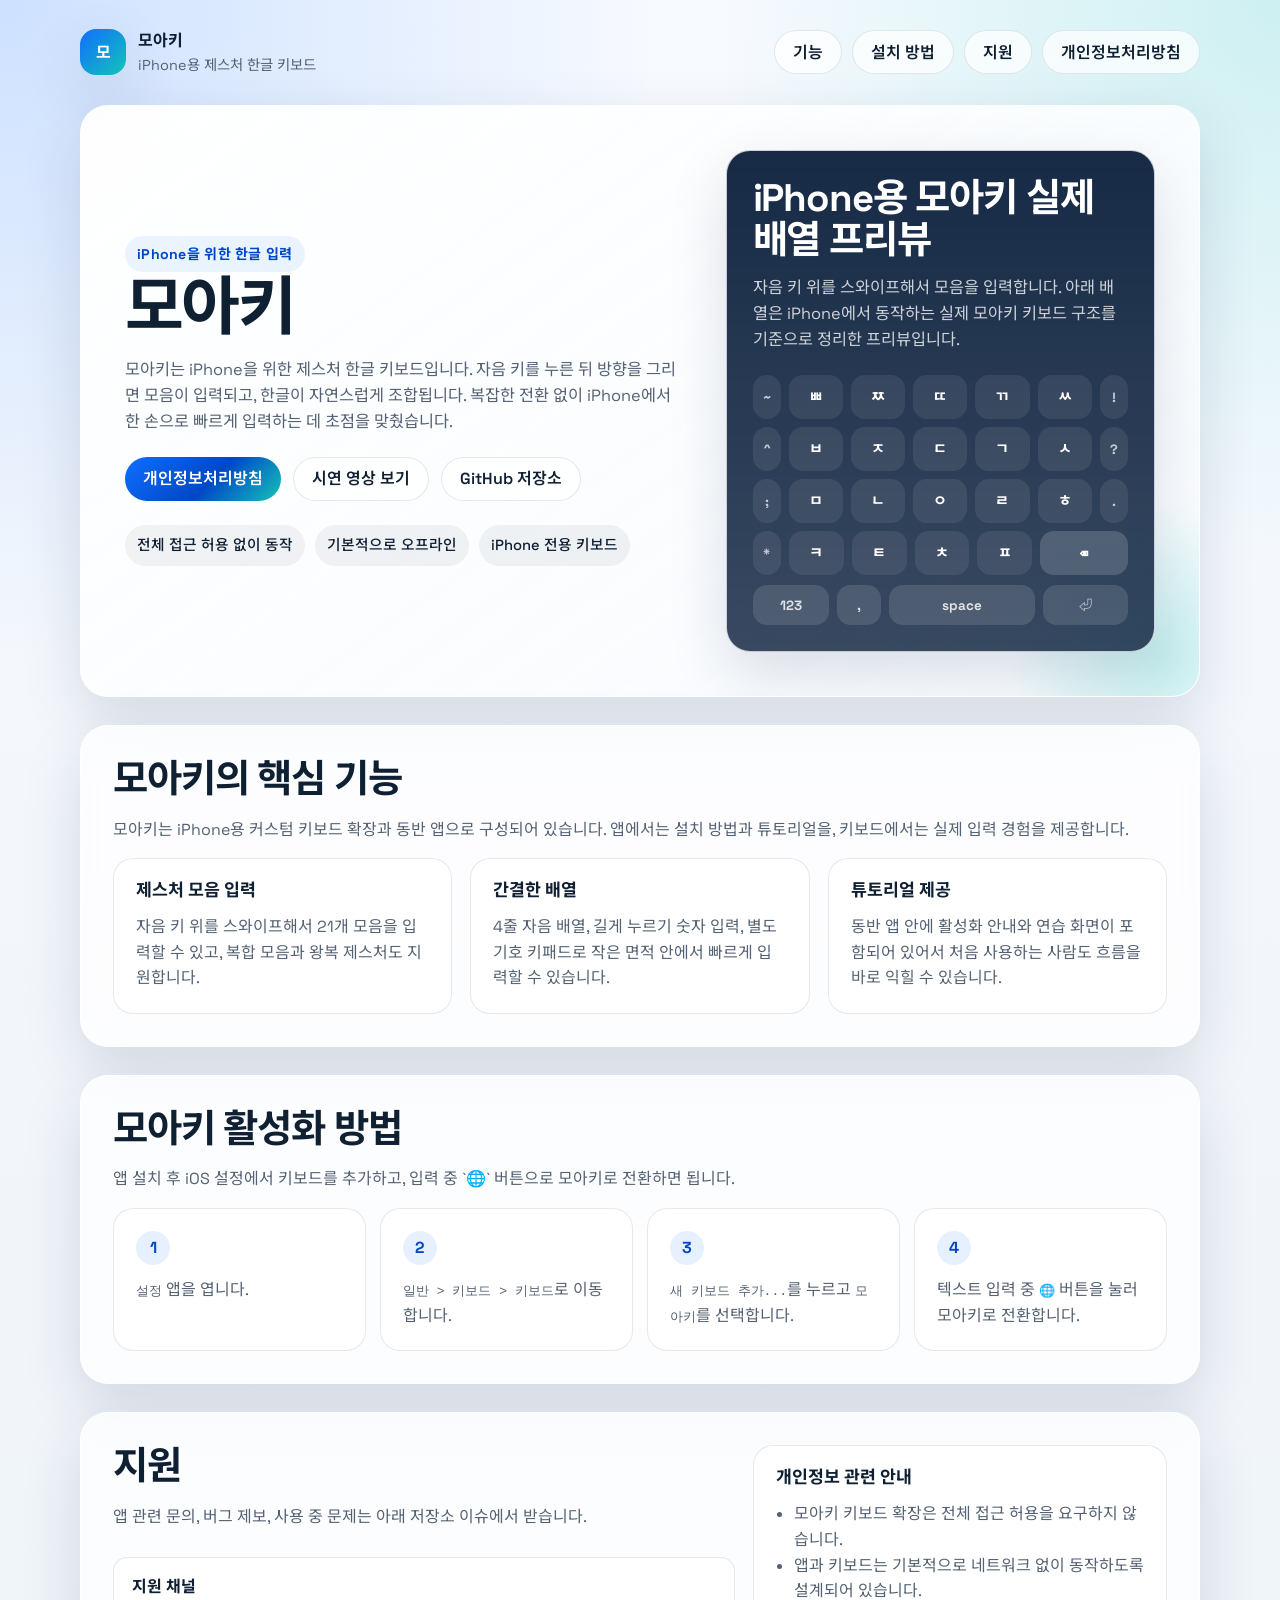
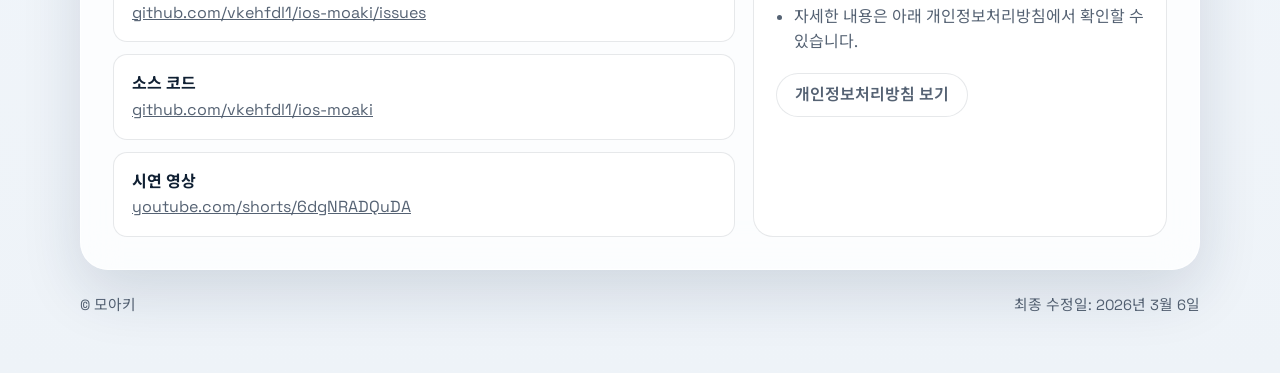
<file: docs/index.html>
<!DOCTYPE html>
<html lang="ko">
<head>
  <meta charset="utf-8">
  <meta name="viewport" content="width=device-width, initial-scale=1">
  <title>모아키 | iPhone용 제스처 한글 키보드</title>
  <meta name="description" content="모아키는 iPhone을 위한 제스처 한글 키보드입니다. 사용 방법, 키보드 활성화 방법, 지원 채널, 개인정보처리방침을 안내합니다.">
  <link rel="preconnect" href="https://fonts.googleapis.com">
  <link rel="preconnect" href="https://fonts.gstatic.com" crossorigin>
  <link href="https://fonts.googleapis.com/css2?family=Noto+Sans+KR:wght@400;500;700&family=Space+Grotesk:wght@500;700&display=swap" rel="stylesheet">
  <link rel="stylesheet" href="./styles.css">
</head>
<body>
  <div class="page-shell">
    <header class="site-header">
      <a class="brand" href="./index.html">
        <span class="brand-mark">모</span>
        <span class="brand-copy">
          <strong>모아키</strong>
          <span>iPhone용 제스처 한글 키보드</span>
        </span>
      </a>
      <nav class="site-nav" aria-label="Primary">
        <a href="#features">기능</a>
        <a href="#setup">설치 방법</a>
        <a href="#support">지원</a>
        <a href="./privacy.html">개인정보처리방침</a>
      </nav>
    </header>

    <main>
      <section class="hero content-block">
        <div class="hero-grid">
          <div>
            <span class="eyebrow">iPhone을 위한 한글 입력</span>
            <h1>모아키</h1>
            <p>
              모아키는 iPhone을 위한 제스처 한글 키보드입니다. 자음 키를 누른 뒤 방향을 그리면 모음이 입력되고,
              한글이 자연스럽게 조합됩니다. 복잡한 전환 없이 iPhone에서 한 손으로 빠르게 입력하는 데 초점을 맞췄습니다.
            </p>
            <div class="hero-actions">
              <a class="button primary" href="./privacy.html">개인정보처리방침</a>
              <a class="button" href="https://youtube.com/shorts/6dgNRADQuDA?feature=share" target="_blank" rel="noreferrer">시연 영상 보기</a>
              <a class="button" href="https://github.com/vkehfdl1/ios-moaki" target="_blank" rel="noreferrer">GitHub 저장소</a>
            </div>
            <div class="hero-meta">
              <span>전체 접근 허용 없이 동작</span>
              <span>기본적으로 오프라인</span>
              <span>iPhone 전용 키보드</span>
            </div>
          </div>

          <aside class="panel" aria-label="Keyboard preview">
            <h2>iPhone용 모아키 실제 배열 프리뷰</h2>
            <p class="muted">
              자음 키 위를 스와이프해서 모음을 입력합니다. 아래 배열은 iPhone에서 동작하는 실제 모아키 키보드 구조를 기준으로 정리한 프리뷰입니다.
            </p>
            <div class="keyboard-preview" aria-hidden="true">
              <div class="keyboard-row">
                <span class="keyboard-key side">~</span>
                <span class="keyboard-key">ㅃ</span>
                <span class="keyboard-key">ㅉ</span>
                <span class="keyboard-key">ㄸ</span>
                <span class="keyboard-key">ㄲ</span>
                <span class="keyboard-key">ㅆ</span>
                <span class="keyboard-key side">!</span>
              </div>
              <div class="keyboard-row">
                <span class="keyboard-key side">^</span>
                <span class="keyboard-key">ㅂ</span>
                <span class="keyboard-key">ㅈ</span>
                <span class="keyboard-key">ㄷ</span>
                <span class="keyboard-key">ㄱ</span>
                <span class="keyboard-key">ㅅ</span>
                <span class="keyboard-key side">?</span>
              </div>
              <div class="keyboard-row">
                <span class="keyboard-key side">;</span>
                <span class="keyboard-key">ㅁ</span>
                <span class="keyboard-key">ㄴ</span>
                <span class="keyboard-key">ㅇ</span>
                <span class="keyboard-key">ㄹ</span>
                <span class="keyboard-key">ㅎ</span>
                <span class="keyboard-key side">.</span>
              </div>
              <div class="keyboard-row keyboard-row-last">
                <span class="keyboard-key side">*</span>
                <span class="keyboard-key">ㅋ</span>
                <span class="keyboard-key">ㅌ</span>
                <span class="keyboard-key">ㅊ</span>
                <span class="keyboard-key">ㅍ</span>
                <span class="keyboard-key action">⌫</span>
              </div>
              <div class="keyboard-row keyboard-row-function">
                <span class="keyboard-key function">123</span>
                <span class="keyboard-key function">,</span>
                <span class="keyboard-key function">space</span>
                <span class="keyboard-key function">⏎</span>
              </div>
            </div>
          </aside>
        </div>
      </section>

      <section id="features" class="content-block">
        <div class="section-card">
          <h2>모아키의 핵심 기능</h2>
          <p class="section-intro">
            모아키는 iPhone용 커스텀 키보드 확장과 동반 앱으로 구성되어 있습니다. 앱에서는 설치 방법과 튜토리얼을, 키보드에서는 실제 입력 경험을 제공합니다.
          </p>
          <div class="cards">
            <article class="card">
              <h3>제스처 모음 입력</h3>
              <p>자음 키 위를 스와이프해서 21개 모음을 입력할 수 있고, 복합 모음과 왕복 제스처도 지원합니다.</p>
            </article>
            <article class="card">
              <h3>간결한 배열</h3>
              <p>4줄 자음 배열, 길게 누르기 숫자 입력, 별도 기호 키패드로 작은 면적 안에서 빠르게 입력할 수 있습니다.</p>
            </article>
            <article class="card">
              <h3>튜토리얼 제공</h3>
              <p>동반 앱 안에 활성화 안내와 연습 화면이 포함되어 있어서 처음 사용하는 사람도 흐름을 바로 익힐 수 있습니다.</p>
            </article>
          </div>
        </div>
      </section>

      <section id="setup" class="content-block">
        <div class="section-card">
          <h2>모아키 활성화 방법</h2>
          <p class="section-intro">
            앱 설치 후 iOS 설정에서 키보드를 추가하고, 입력 중 `🌐` 버튼으로 모아키로 전환하면 됩니다.
          </p>
          <div class="timeline">
            <article class="timeline-item">
              <strong>1</strong>
              <p><code>설정</code> 앱을 엽니다.</p>
            </article>
            <article class="timeline-item">
              <strong>2</strong>
              <p><code>일반 &gt; 키보드 &gt; 키보드</code>로 이동합니다.</p>
            </article>
            <article class="timeline-item">
              <strong>3</strong>
              <p><code>새 키보드 추가...</code>를 누르고 <code>모아키</code>를 선택합니다.</p>
            </article>
            <article class="timeline-item">
              <strong>4</strong>
              <p>텍스트 입력 중 <code>🌐</code> 버튼을 눌러 모아키로 전환합니다.</p>
            </article>
          </div>
        </div>
      </section>

      <section id="support" class="content-block">
        <div class="section-card split">
          <div class="support-box">
            <div>
              <h2>지원</h2>
              <p class="section-intro">
                앱 관련 문의, 버그 제보, 사용 중 문제는 아래 저장소 이슈에서 받습니다.
              </p>
            </div>
            <div class="support-row">
              <strong>지원 채널</strong>
              <span><a href="https://github.com/vkehfdl1/ios-moaki/issues" target="_blank" rel="noreferrer">github.com/vkehfdl1/ios-moaki/issues</a></span>
            </div>
            <div class="support-row">
              <strong>소스 코드</strong>
              <span><a href="https://github.com/vkehfdl1/ios-moaki" target="_blank" rel="noreferrer">github.com/vkehfdl1/ios-moaki</a></span>
            </div>
            <div class="support-row">
              <strong>시연 영상</strong>
              <span><a href="https://youtube.com/shorts/6dgNRADQuDA?feature=share" target="_blank" rel="noreferrer">youtube.com/shorts/6dgNRADQuDA</a></span>
            </div>
          </div>

          <aside class="card">
            <h3>개인정보 관련 안내</h3>
            <ul class="support-list">
              <li>모아키 키보드 확장은 전체 접근 허용을 요구하지 않습니다.</li>
              <li>앱과 키보드는 기본적으로 네트워크 없이 동작하도록 설계되어 있습니다.</li>
              <li>자세한 내용은 아래 개인정보처리방침에서 확인할 수 있습니다.</li>
            </ul>
            <p style="margin-top: 18px;">
              <a class="button" href="./privacy.html">개인정보처리방침 보기</a>
            </p>
          </aside>
        </div>
      </section>
    </main>

    <footer class="site-footer">
      <span>© 모아키</span>
      <span>최종 수정일: 2026년 3월 6일</span>
    </footer>
  </div>
</body>
</html>
</file>
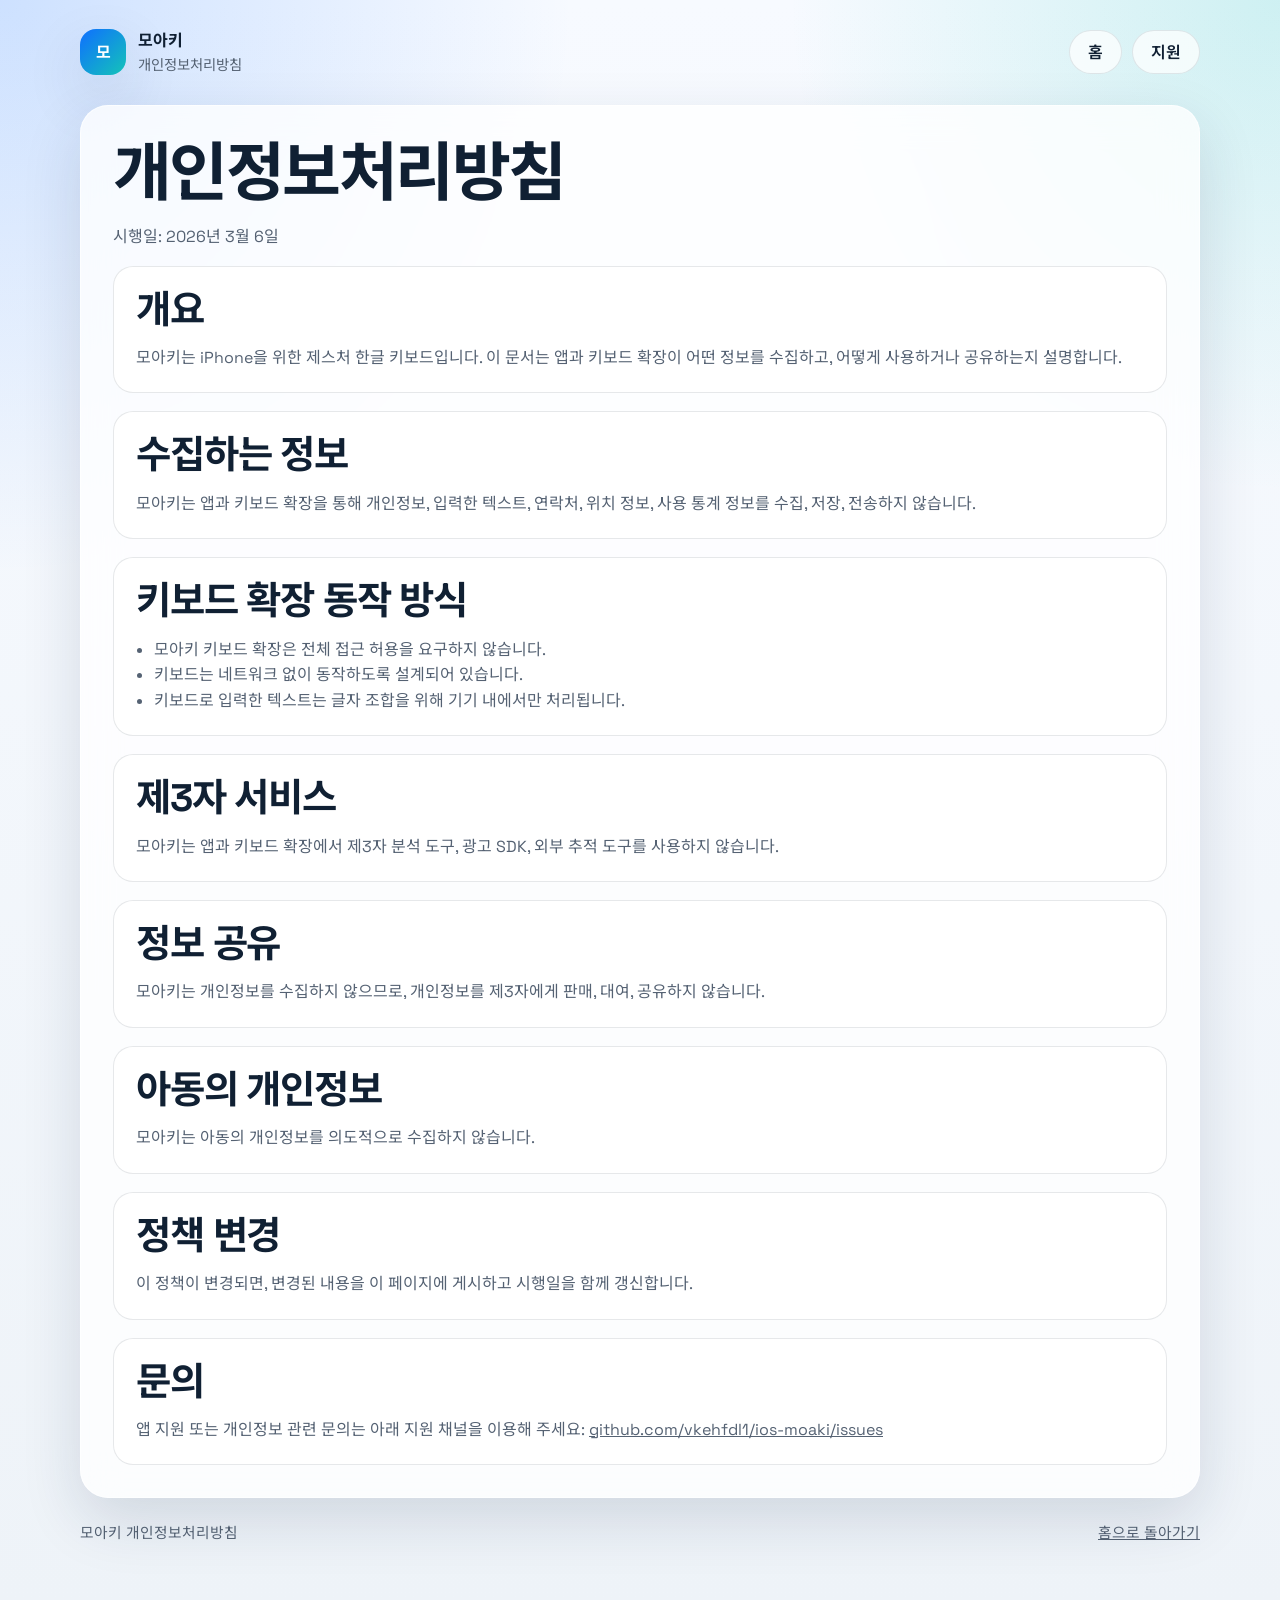
<file: docs/privacy.html>
<!DOCTYPE html>
<html lang="ko">
<head>
  <meta charset="utf-8">
  <meta name="viewport" content="width=device-width, initial-scale=1">
  <title>모아키 iPhone용 키보드 개인정보처리방침</title>
  <meta name="description" content="모아키 iPhone용 제스처 한글 키보드 앱의 개인정보처리방침입니다.">
  <link rel="preconnect" href="https://fonts.googleapis.com">
  <link rel="preconnect" href="https://fonts.gstatic.com" crossorigin>
  <link href="https://fonts.googleapis.com/css2?family=Noto+Sans+KR:wght@400;500;700&family=Space+Grotesk:wght@500;700&display=swap" rel="stylesheet">
  <link rel="stylesheet" href="./styles.css">
</head>
<body>
  <div class="page-shell">
    <header class="site-header">
      <a class="brand" href="./index.html">
        <span class="brand-mark">모</span>
        <span class="brand-copy">
          <strong>모아키</strong>
          <span>개인정보처리방침</span>
        </span>
      </a>
      <nav class="site-nav" aria-label="Primary">
        <a href="./index.html">홈</a>
        <a href="https://github.com/vkehfdl1/ios-moaki/issues" target="_blank" rel="noreferrer">지원</a>
      </nav>
    </header>

    <main class="content-block">
      <section class="section-card">
        <h1>개인정보처리방침</h1>
        <p class="section-intro">
          시행일: 2026년 3월 6일
        </p>
        <div class="policy-layout">
          <section class="policy-block">
            <h2>개요</h2>
            <p>
              모아키는 iPhone을 위한 제스처 한글 키보드입니다. 이 문서는 앱과 키보드 확장이 어떤 정보를 수집하고,
              어떻게 사용하거나 공유하는지 설명합니다.
            </p>
          </section>

          <section class="policy-block">
            <h2>수집하는 정보</h2>
            <p>
              모아키는 앱과 키보드 확장을 통해 개인정보, 입력한 텍스트, 연락처, 위치 정보, 사용 통계 정보를 수집, 저장, 전송하지 않습니다.
            </p>
          </section>

          <section class="policy-block">
            <h2>키보드 확장 동작 방식</h2>
            <ul class="policy-list">
              <li>모아키 키보드 확장은 전체 접근 허용을 요구하지 않습니다.</li>
              <li>키보드는 네트워크 없이 동작하도록 설계되어 있습니다.</li>
              <li>키보드로 입력한 텍스트는 글자 조합을 위해 기기 내에서만 처리됩니다.</li>
            </ul>
          </section>

          <section class="policy-block">
            <h2>제3자 서비스</h2>
            <p>
              모아키는 앱과 키보드 확장에서 제3자 분석 도구, 광고 SDK, 외부 추적 도구를 사용하지 않습니다.
            </p>
          </section>

          <section class="policy-block">
            <h2>정보 공유</h2>
            <p>
              모아키는 개인정보를 수집하지 않으므로, 개인정보를 제3자에게 판매, 대여, 공유하지 않습니다.
            </p>
          </section>

          <section class="policy-block">
            <h2>아동의 개인정보</h2>
            <p>
              모아키는 아동의 개인정보를 의도적으로 수집하지 않습니다.
            </p>
          </section>

          <section class="policy-block">
            <h2>정책 변경</h2>
            <p>
              이 정책이 변경되면, 변경된 내용을 이 페이지에 게시하고 시행일을 함께 갱신합니다.
            </p>
          </section>

          <section class="policy-block">
            <h2>문의</h2>
            <p>
              앱 지원 또는 개인정보 관련 문의는 아래 지원 채널을 이용해 주세요:
              <a href="https://github.com/vkehfdl1/ios-moaki/issues" target="_blank" rel="noreferrer">github.com/vkehfdl1/ios-moaki/issues</a>
            </p>
          </section>
        </div>
      </section>
    </main>

    <footer class="site-footer">
      <span>모아키 개인정보처리방침</span>
      <span><a href="./index.html">홈으로 돌아가기</a></span>
    </footer>
  </div>
</body>
</html>
</file>
<file: docs/styles.css>
:root {
  --bg: #f4f7fb;
  --surface: rgba(255, 255, 255, 0.78);
  --surface-strong: #ffffff;
  --text: #102033;
  --muted: #556273;
  --line: rgba(16, 32, 51, 0.1);
  --primary: #0f6fff;
  --primary-strong: #0047c7;
  --accent: #14c4b8;
  --shadow: 0 22px 60px rgba(18, 41, 76, 0.14);
  --radius-xl: 28px;
  --radius-lg: 20px;
  --radius-md: 14px;
  --content: 1120px;
}

* {
  box-sizing: border-box;
}

html {
  scroll-behavior: smooth;
}

body {
  margin: 0;
  color: var(--text);
  background:
    radial-gradient(circle at top left, rgba(15, 111, 255, 0.18), transparent 28%),
    radial-gradient(circle at top right, rgba(20, 196, 184, 0.18), transparent 24%),
    linear-gradient(180deg, #f7faff 0%, #eef3f8 100%);
  font-family: "Space Grotesk", "Noto Sans KR", sans-serif;
  line-height: 1.6;
}

a {
  color: inherit;
}

.page-shell {
  min-height: 100vh;
  padding: 28px 20px 56px;
}

.site-header,
.site-footer,
.content-block {
  width: min(100%, var(--content));
  margin: 0 auto;
}

.site-header {
  display: flex;
  align-items: center;
  justify-content: space-between;
  gap: 16px;
  margin-bottom: 24px;
}

.brand {
  display: inline-flex;
  align-items: center;
  gap: 12px;
  text-decoration: none;
}

.brand-mark {
  display: grid;
  place-items: center;
  width: 46px;
  height: 46px;
  border-radius: 16px;
  color: white;
  background: linear-gradient(135deg, var(--primary) 0%, var(--accent) 100%);
  box-shadow: var(--shadow);
  font-weight: 700;
}

.brand-copy strong,
.brand-copy span {
  display: block;
}

.brand-copy strong {
  font-size: 1rem;
}

.brand-copy span {
  color: var(--muted);
  font-size: 0.9rem;
}

.site-nav {
  display: flex;
  flex-wrap: wrap;
  gap: 10px;
}

.site-nav a,
.button {
  display: inline-flex;
  align-items: center;
  justify-content: center;
  min-height: 44px;
  padding: 0 18px;
  border-radius: 999px;
  border: 1px solid var(--line);
  background: rgba(255, 255, 255, 0.72);
  text-decoration: none;
  font-weight: 600;
  transition: transform 160ms ease, border-color 160ms ease, background 160ms ease;
}

.site-nav a:hover,
.button:hover {
  transform: translateY(-1px);
  border-color: rgba(15, 111, 255, 0.32);
  background: rgba(255, 255, 255, 0.92);
}

.button.primary {
  border: none;
  color: white;
  background: linear-gradient(135deg, var(--primary) 0%, var(--primary-strong) 55%, var(--accent) 100%);
}

.hero {
  position: relative;
  overflow: hidden;
  padding: 44px;
  border: 1px solid rgba(255, 255, 255, 0.55);
  border-radius: var(--radius-xl);
  background:
    linear-gradient(145deg, rgba(255, 255, 255, 0.86), rgba(246, 250, 255, 0.76)),
    rgba(255, 255, 255, 0.74);
  box-shadow: var(--shadow);
}

.hero::after {
  content: "";
  position: absolute;
  inset: auto -120px -120px auto;
  width: 320px;
  height: 320px;
  border-radius: 50%;
  background: radial-gradient(circle, rgba(20, 196, 184, 0.22), transparent 68%);
}

.hero-grid {
  position: relative;
  z-index: 1;
  display: grid;
  grid-template-columns: minmax(0, 1.2fr) minmax(320px, 0.9fr);
  gap: 28px;
  align-items: center;
}

.eyebrow {
  display: inline-flex;
  align-items: center;
  gap: 8px;
  padding: 7px 12px;
  border-radius: 999px;
  background: rgba(15, 111, 255, 0.08);
  color: var(--primary-strong);
  font-size: 0.88rem;
  font-weight: 700;
  letter-spacing: 0.02em;
}

h1,
h2,
h3 {
  margin: 0 0 14px;
  line-height: 1.1;
}

h1 {
  font-size: clamp(2.3rem, 5vw, 4.8rem);
  letter-spacing: -0.04em;
}

h2 {
  font-size: clamp(1.7rem, 3vw, 2.5rem);
  letter-spacing: -0.03em;
}

h3 {
  font-size: 1.08rem;
}

.hero p,
.section-intro,
.muted {
  color: var(--muted);
}

.hero p {
  max-width: 56ch;
  margin: 0 0 22px;
  font-size: 1.02rem;
}

.hero-actions {
  display: flex;
  flex-wrap: wrap;
  gap: 12px;
  margin-bottom: 24px;
}

.hero-meta {
  display: flex;
  flex-wrap: wrap;
  gap: 10px;
}

.hero-meta span {
  padding: 9px 12px;
  border-radius: 999px;
  background: rgba(16, 32, 51, 0.05);
  font-size: 0.92rem;
  font-weight: 500;
}

.panel {
  padding: 26px;
  border: 1px solid rgba(255, 255, 255, 0.75);
  border-radius: 24px;
  background: linear-gradient(180deg, rgba(18, 38, 66, 0.98), rgba(18, 38, 66, 0.84));
  color: white;
  box-shadow: var(--shadow);
}

.panel .muted {
  color: rgba(255, 255, 255, 0.78);
}

.keyboard-preview {
  margin-top: 18px;
}

.keyboard-row {
  display: grid;
  grid-template-columns: 0.52fr repeat(5, 1fr) 0.52fr;
  gap: 8px;
  margin-bottom: 8px;
}

.keyboard-row.keyboard-row-last {
  grid-template-columns: 0.52fr repeat(4, 1fr) 1.6fr;
}

.keyboard-row.keyboard-row-function {
  grid-template-columns: 1.2fr 0.7fr 2.3fr 1.35fr;
  margin-top: 10px;
  margin-bottom: 0;
}

.keyboard-key {
  display: grid;
  place-items: center;
  min-height: 44px;
  border-radius: 14px;
  background: rgba(255, 255, 255, 0.08);
  font-weight: 700;
  font-size: 0.95rem;
}

.keyboard-key.side {
  font-size: 0.84rem;
  color: rgba(255, 255, 255, 0.72);
}

.keyboard-key.action {
  background: rgba(255, 255, 255, 0.16);
}

.keyboard-key.function {
  min-height: 40px;
  font-size: 0.84rem;
  background: rgba(255, 255, 255, 0.12);
  color: rgba(255, 255, 255, 0.82);
}

.content-block {
  margin-top: 28px;
}

.section-card {
  padding: 32px;
  border: 1px solid rgba(255, 255, 255, 0.7);
  border-radius: var(--radius-xl);
  background: var(--surface);
  box-shadow: var(--shadow);
  backdrop-filter: blur(18px);
}

.cards {
  display: grid;
  grid-template-columns: repeat(3, minmax(0, 1fr));
  gap: 18px;
}

.card,
.timeline-item,
.policy-block {
  padding: 22px;
  border: 1px solid var(--line);
  border-radius: var(--radius-lg);
  background: var(--surface-strong);
}

.card p,
.timeline-item p,
.policy-block p,
.policy-block li {
  margin: 0;
  color: var(--muted);
}

.timeline {
  display: grid;
  grid-template-columns: repeat(4, minmax(0, 1fr));
  gap: 14px;
}

.timeline-item strong {
  display: inline-flex;
  width: 34px;
  height: 34px;
  align-items: center;
  justify-content: center;
  margin-bottom: 12px;
  border-radius: 50%;
  background: rgba(15, 111, 255, 0.1);
  color: var(--primary-strong);
}

.split {
  display: grid;
  grid-template-columns: minmax(0, 1.2fr) minmax(300px, 0.8fr);
  gap: 18px;
}

.support-list,
.policy-list {
  margin: 14px 0 0;
  padding-left: 18px;
  color: var(--muted);
}

.support-box {
  display: grid;
  gap: 12px;
}

.support-row {
  padding: 16px 18px;
  border: 1px solid var(--line);
  border-radius: var(--radius-md);
  background: rgba(255, 255, 255, 0.88);
}

.support-row strong,
.support-row span {
  display: block;
}

.support-row span {
  color: var(--muted);
}

.policy-layout {
  display: grid;
  gap: 18px;
}

.policy-block ul {
  margin: 14px 0 0;
  padding-left: 18px;
}

.site-footer {
  display: flex;
  justify-content: space-between;
  gap: 16px;
  padding-top: 24px;
  color: var(--muted);
  font-size: 0.92rem;
}

@media (max-width: 980px) {
  .hero-grid,
  .cards,
  .timeline,
  .split {
    grid-template-columns: 1fr;
  }
}

@media (max-width: 720px) {
  .page-shell {
    padding: 18px 14px 36px;
  }

  .site-header,
  .site-footer {
    flex-direction: column;
    align-items: flex-start;
  }

  .hero,
  .section-card {
    padding: 24px;
  }

  .keyboard-row,
  .keyboard-row.keyboard-row-last {
    grid-template-columns: repeat(7, minmax(0, 1fr));
  }

  .keyboard-row.keyboard-row-function {
    grid-template-columns: repeat(4, minmax(0, 1fr));
  }
}
</file>
